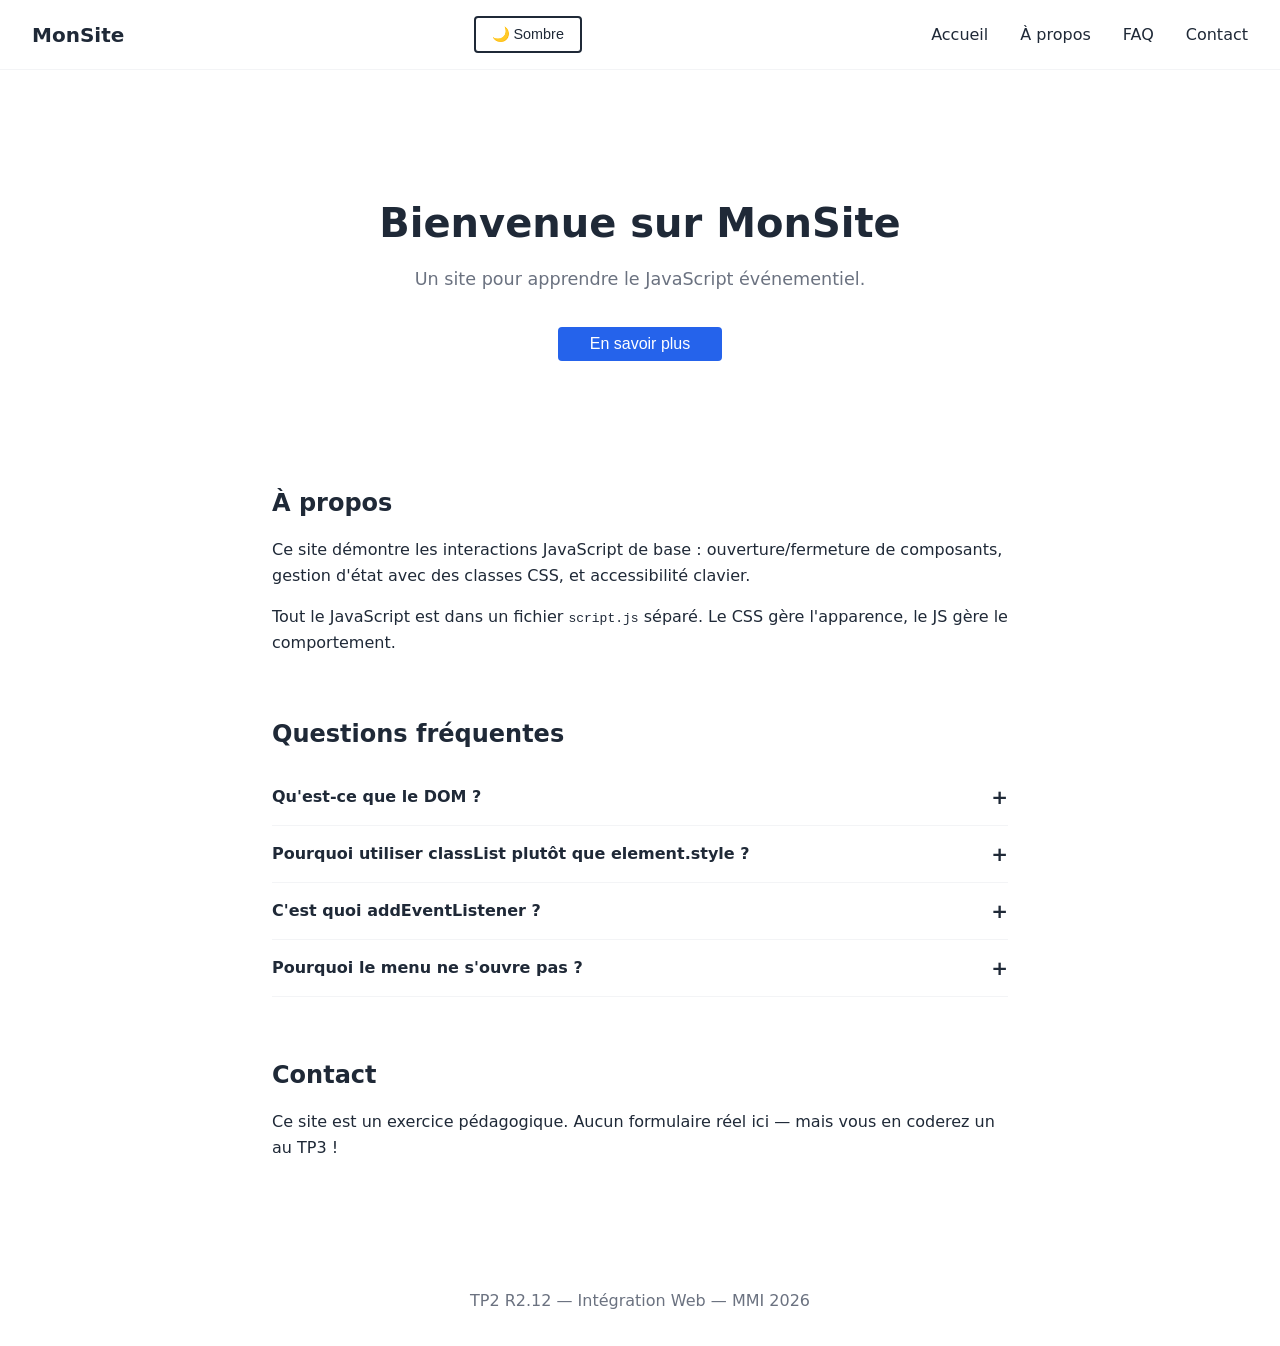
<file: TP2_RICHARD_Lohann/index.html>
<!DOCTYPE html>
<html lang="fr">
<head>
  <meta charset="UTF-8">
  <meta name="viewport" content="width=device-width, initial-scale=1.0">
  <title>TP2 — JavaScript événementiel</title>
  <style>
    /* ================================
       VARIABLES
       ================================ */
    :root {
      --color-primary: #2563eb;
      --color-text: #1f2937;
      --color-text-light: #6b7280;
      --color-bg: #ffffff;
      --color-bg-alt: #f3f4f6;
      --color-overlay: rgba(0, 0, 0, 0.5);
      --font-base: system-ui, -apple-system, sans-serif;
      --space-sm: 0.5rem;
      --space-md: 1rem;
      --space-lg: 2rem;
      --space-xl: 4rem;
    }

    /* ================================
       THÈME SOMBRE (bonus)
       ================================ */
    .dark {
      --color-primary: #60a5fa;
      --color-text: #e5e7eb;
      --color-text-light: #9ca3af;
      --color-bg: #111827;
      --color-bg-alt: #1f2937;
      --color-overlay: rgba(0, 0, 0, 0.7);
    }

    /* ================================
       BASE
       ================================ */
    *, *::before, *::after {
      box-sizing: border-box;
    }

    body {
      font-family: var(--font-base);
      line-height: 1.6;
      color: var(--color-text);
      background-color: var(--color-bg);
      margin: 0;
      transition: background-color 0.3s, color 0.3s;
    }

    h1, h2, h3 { line-height: 1.2; }

    a {
      color: var(--color-primary);
      text-decoration: none;
    }

    a:hover { text-decoration: underline; }

    /* ================================
       HEADER + NAVIGATION
       ================================ */
    header {
      display: flex;
      justify-content: space-between;
      align-items: center;
      padding: var(--space-md) var(--space-lg);
      border-bottom: 1px solid var(--color-bg-alt);
    }

    .logo {
      font-weight: bold;
      font-size: 1.25rem;
      color: var(--color-text);
      text-decoration: none;
    }

    .header-right {
      display: flex;
      align-items: center;
      gap: var(--space-md);
    }

    /* Bouton menu burger */
    .menu-btn {
      display: none;
      background: none;
      border: 2px solid var(--color-text);
      border-radius: 0.25rem;
      color: var(--color-text);
      font-size: 1.25rem;
      padding: var(--space-sm);
      cursor: pointer;
      line-height: 1;
    }

    /* Bouton thème */
    #theme-toggle {
      background: none;
      border: 2px solid var(--color-text);
      border-radius: 0.25rem;
      color: var(--color-text);
      padding: var(--space-sm) var(--space-md);
      cursor: pointer;
      font-size: 0.9rem;
    }

    /* Navigation */
    .menu ul {
      display: flex;
      gap: var(--space-lg);
      list-style: none;
      padding: 0;
      margin: 0;
    }

    .menu a {
      color: var(--color-text);
      font-weight: 500;
    }

    /* Mobile : menu caché par défaut */
    @media (max-width: 640px) {
      .menu-btn {
        display: block;
      }

      .menu {
        display: none;
        position: absolute;
        top: 100%;
        left: 0;
        right: 0;
        background: var(--color-bg);
        border-bottom: 1px solid var(--color-bg-alt);
        padding: var(--space-md) var(--space-lg);
        z-index: 10;
      }

      .menu.is-open {
        display: block;
      }

      .menu ul {
        flex-direction: column;
        gap: var(--space-md);
      }

      header {
        position: relative;
      }
    }

    /* ================================
       MAIN
       ================================ */
    main {
      max-width: 800px;
      margin: 0 auto;
      padding: var(--space-lg);
    }

    section {
      margin-bottom: var(--space-xl);
    }

    /* ================================
       HERO
       ================================ */
    .hero {
      text-align: center;
      padding: var(--space-xl) 0;
    }

    .hero h1 {
      font-size: 2.5rem;
      margin-bottom: var(--space-sm);
    }

    .hero p {
      color: var(--color-text-light);
      font-size: 1.1rem;
    }

    /* ================================
       BOUTON MODALE
       ================================ */
    .modal-open {
      background-color: var(--color-primary);
      color: white;
      border: none;
      padding: var(--space-sm) var(--space-lg);
      border-radius: 0.25rem;
      font-size: 1rem;
      cursor: pointer;
      margin-top: var(--space-md);
    }

    .modal-open:hover {
      opacity: 0.9;
    }

    /* ================================
       MODALE
       ================================ */
    .modal {
      display: none;
      position: fixed;
      top: 0;
      left: 0;
      width: 100%;
      height: 100%;
      background: var(--color-overlay);
      z-index: 100;
      justify-content: center;
      align-items: center;
    }

    .modal.is-visible {
      display: flex;
    }

    .modal-content {
      background: var(--color-bg);
      border-radius: 0.5rem;
      padding: var(--space-lg);
      max-width: 500px;
      width: 90%;
      position: relative;
    }

    .modal-content h2 {
      margin-top: 0;
    }

    .modal-close {
      position: absolute;
      top: var(--space-md);
      right: var(--space-md);
      background: none;
      border: none;
      font-size: 1.5rem;
      cursor: pointer;
      color: var(--color-text);
      line-height: 1;
    }

    /* ================================
       ACCORDÉON FAQ
       ================================ */
    .faq-item {
      border-bottom: 1px solid var(--color-bg-alt);
    }

    .faq-question {
      width: 100%;
      background: none;
      border: none;
      text-align: left;
      padding: var(--space-md) 0;
      font-size: 1rem;
      font-weight: 600;
      color: var(--color-text);
      cursor: pointer;
      display: flex;
      justify-content: space-between;
      align-items: center;
      font-family: var(--font-base);
    }

    .faq-question::after {
      content: '+';
      font-size: 1.25rem;
      transition: transform 0.2s;
    }

    .faq-answer {
      display: none;
      padding: 0 0 var(--space-md) 0;
      color: var(--color-text-light);
    }

    .faq-answer.is-visible {
      display: block;
    }

    /* ================================
       FOCUS VISIBLE
       ================================ */
    :focus-visible {
      outline: 2px solid var(--color-primary);
      outline-offset: 2px;
    }
  </style>
</head>
<body>

  <!-- ================================
       HEADER + NAVIGATION
       ================================ -->
  <header>
    <a href="#" class="logo">MonSite</a>
    <div class="header-right">
      <button id="theme-toggle">🌙 Sombre</button>
      <button class="menu-btn" aria-expanded="false">☰</button>
    </div>
    <nav class="menu">
      <ul>
        <li><a href="#accueil">Accueil</a></li>
        <li><a href="#apropos">À propos</a></li>
        <li><a href="#faq">FAQ</a></li>
        <li><a href="#contact">Contact</a></li>
      </ul>
    </nav>
  </header>

  <main>

    <!-- ================================
         HERO + BOUTON MODALE
         ================================ -->
    <section id="accueil" class="hero">
      <h1>Bienvenue sur MonSite</h1>
      <p>Un site pour apprendre le JavaScript événementiel.</p>
      <button class="modal-open">En savoir plus</button>
    </section>

    <!-- ================================
         MODALE
         ================================ -->
    <div class="modal" aria-hidden="true">
      <div class="modal-content">
        <button class="modal-close">✕</button>
        <h2>À propos de ce site</h2>
        <p>Ce site est un exercice du TP2 R2.12. Il sert de support pour apprendre à manipuler le DOM avec JavaScript.</p>
        <p>Vous allez coder le menu burger, cette modale, et l'accordéon FAQ en JavaScript pur.</p>
      </div>
    </div>

    <!-- ================================
         SECTION À PROPOS
         ================================ -->
    <section id="apropos">
      <h2>À propos</h2>
      <p>Ce site démontre les interactions JavaScript de base : ouverture/fermeture de composants, gestion d'état avec des classes CSS, et accessibilité clavier.</p>
      <p>Tout le JavaScript est dans un fichier <code>script.js</code> séparé. Le CSS gère l'apparence, le JS gère le comportement.</p>
    </section>

    <!-- ================================
         ACCORDÉON FAQ
         ================================ -->
    <section id="faq">
      <h2>Questions fréquentes</h2>

      <div class="faq-item">
        <button class="faq-question">Qu'est-ce que le DOM ?</button>
        <div class="faq-answer">
          <p>Le DOM (Document Object Model) est la représentation de la page Web en mémoire. JavaScript peut le lire et le modifier pour créer des interactions.</p>
        </div>
      </div>

      <div class="faq-item">
        <button class="faq-question">Pourquoi utiliser classList plutôt que element.style ?</button>
        <div class="faq-answer">
          <p>Parce que le JavaScript gère le comportement et le CSS gère l'apparence. En utilisant classList, on garde chaque responsabilité à sa place.</p>
        </div>
      </div>

      <div class="faq-item">
        <button class="faq-question">C'est quoi addEventListener ?</button>
        <div class="faq-answer">
          <p>C'est la méthode qui permet de dire au navigateur : "quand tel événement arrive sur cet élément, exécute ce code". C'est le cœur du JavaScript événementiel.</p>
        </div>
      </div>

      <div class="faq-item">
        <button class="faq-question">Pourquoi le menu ne s'ouvre pas ?</button>
        <div class="faq-answer">
          <p>Probablement parce que le fichier script.js n'est pas encore lié, ou parce que le JavaScript n'est pas encore écrit. C'est votre mission !</p>
        </div>
      </div>
    </section>

    <!-- ================================
         CONTACT
         ================================ -->
    <section id="contact">
      <h2>Contact</h2>
      <p>Ce site est un exercice pédagogique. Aucun formulaire réel ici — mais vous en coderez un au TP3 !</p>
    </section>

  </main>

  <footer>
    <p style="text-align: center; padding: 1rem; color: var(--color-text-light);">TP2 R2.12 — Intégration Web — MMI 2026</p>
  </footer>

  <!-- ================================
       JAVASCRIPT : à vous de jouer !
       Créez un fichier script.js et liez-le ici.
       ================================ -->
  <script src="script.js"></script>
  <button class="menu-btn" aria-expanded="false">Menu</button>

</body>
</html>
</file>
